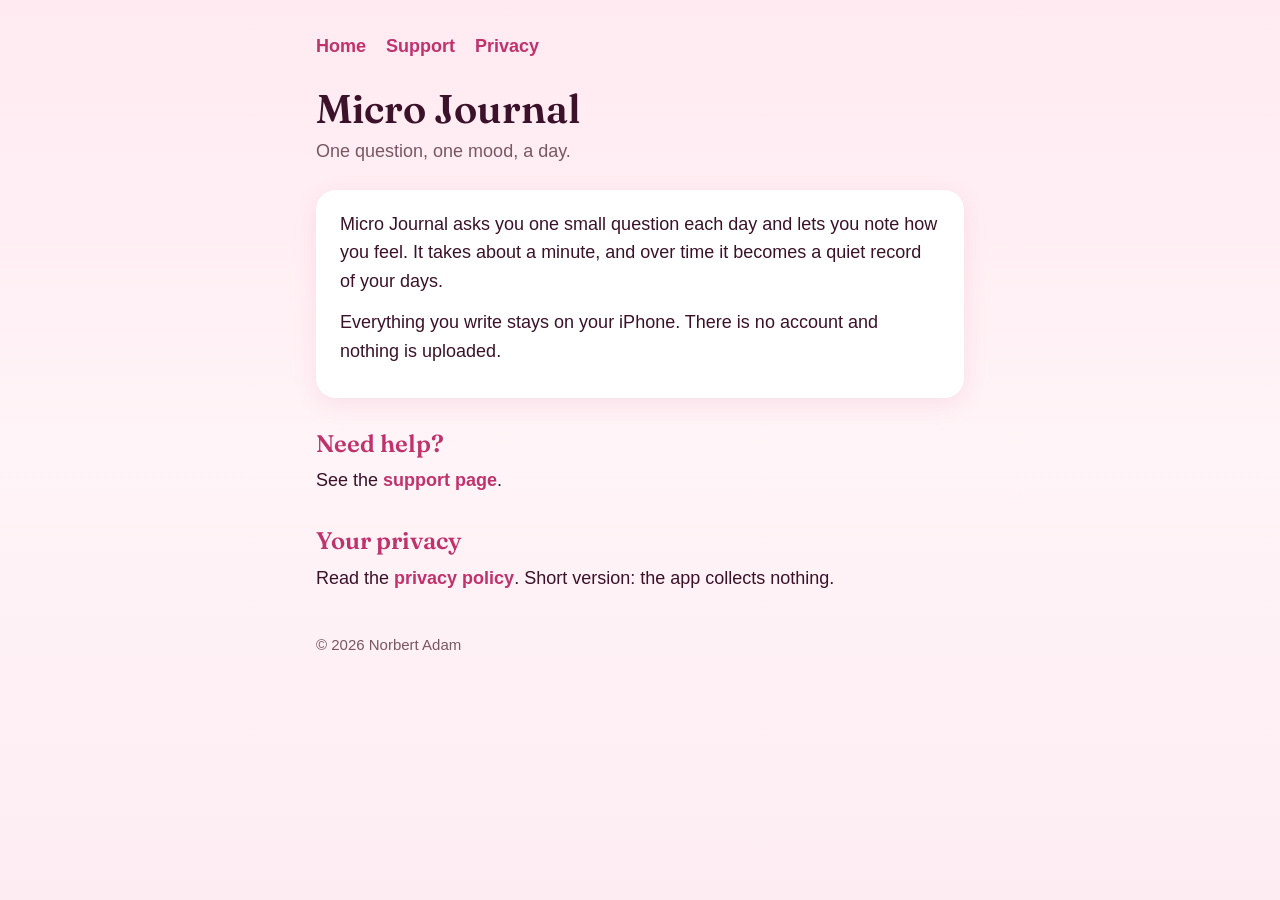
<file: index.html>
<!doctype html><html lang="en-GB"><head><meta charset="utf-8"><meta name="viewport" content="width=device-width,initial-scale=1"><link rel="preconnect" href="https://fonts.googleapis.com"><link href="https://fonts.googleapis.com/css2?family=Fraunces:opsz,wght,SOFT,WONK@9..144,600,100,1&display=swap" rel="stylesheet"><link rel="stylesheet" href="style.css"><title>Micro Journal</title></head><body><main><nav><a href="./">Home</a><a href="support.html">Support</a><a href="privacy.html">Privacy</a></nav>
<h1>Micro Journal</h1><p class="meta">One question, one mood, a day.</p>
<div class="card"><p>Micro Journal asks you one small question each day and lets you note how you feel. It takes about a minute, and over time it becomes a quiet record of your days.</p>
<p>Everything you write stays on your iPhone. There is no account and nothing is uploaded.</p></div>
<h2>Need help?</h2><p>See the <a href="support.html">support page</a>.</p>
<h2>Your privacy</h2><p>Read the <a href="privacy.html">privacy policy</a>. Short version: the app collects nothing.</p>
<footer>© 2026 Norbert Adam</footer></main></body></html>
</file>
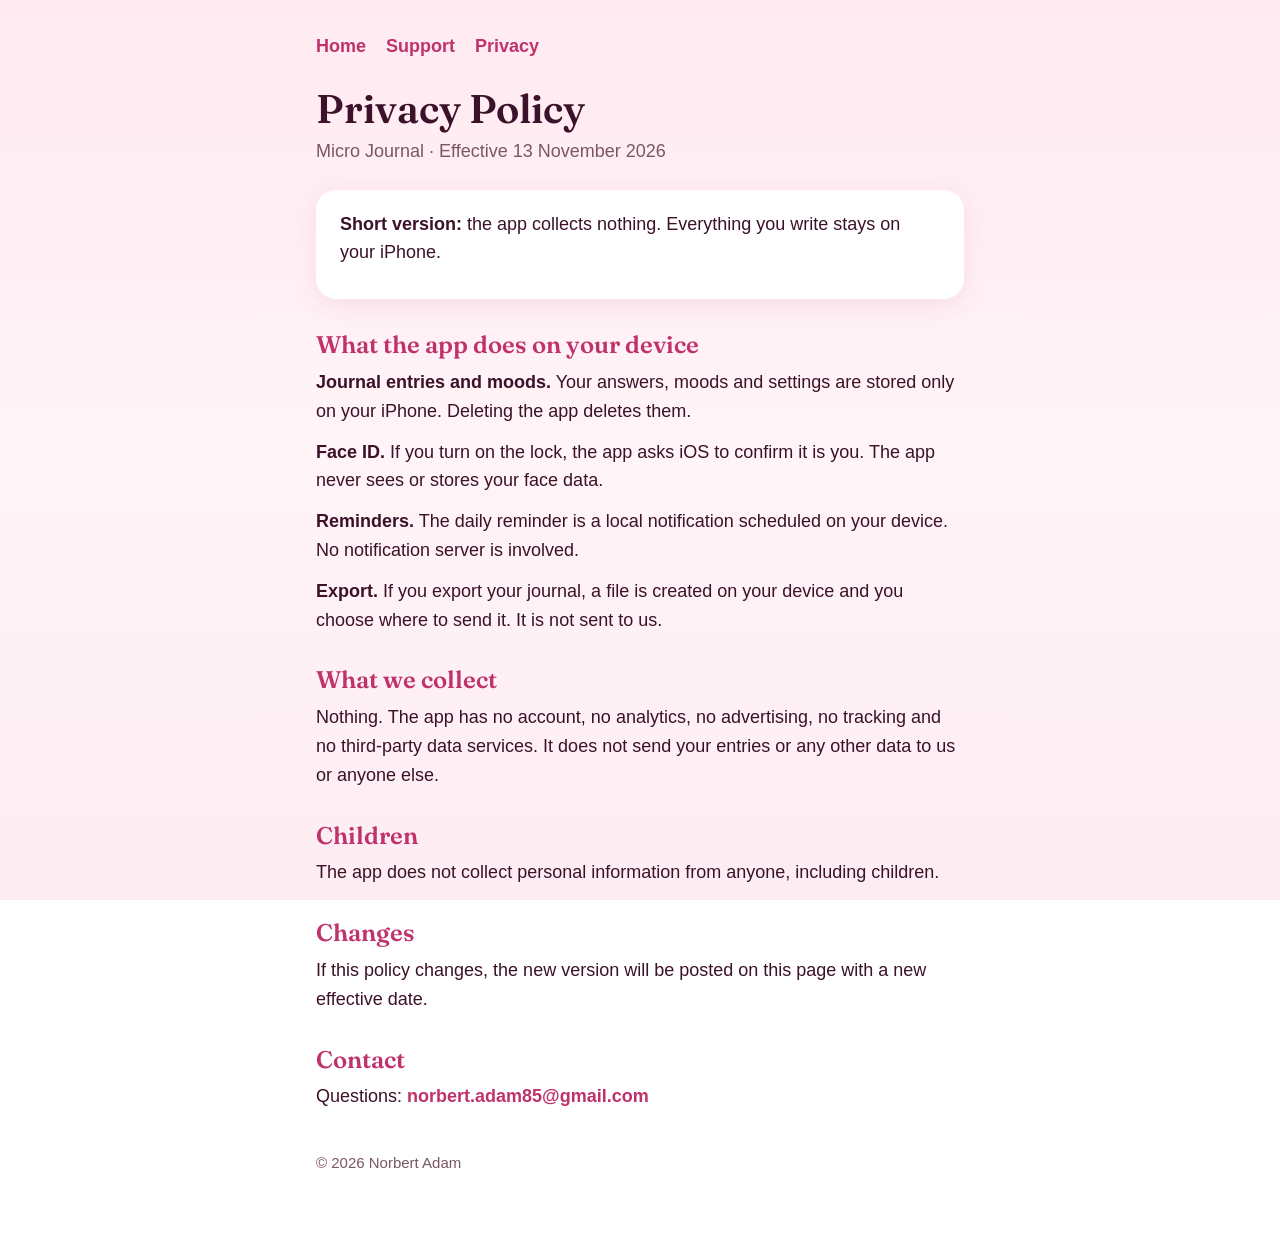
<file: privacy.html>
<!doctype html><html lang="en-GB"><head><meta charset="utf-8"><meta name="viewport" content="width=device-width,initial-scale=1"><link rel="preconnect" href="https://fonts.googleapis.com"><link href="https://fonts.googleapis.com/css2?family=Fraunces:opsz,wght,SOFT,WONK@9..144,600,100,1&display=swap" rel="stylesheet"><link rel="stylesheet" href="style.css"><title>Privacy Policy · Micro Journal</title></head><body><main><nav><a href="./">Home</a><a href="support.html">Support</a><a href="privacy.html">Privacy</a></nav>
<h1>Privacy Policy</h1><p class="meta">Micro Journal · Effective 13 November 2026</p>
<div class="card"><p><strong>Short version:</strong> the app collects nothing. Everything you write stays on your iPhone.</p></div>
<h2>What the app does on your device</h2>
<p><strong>Journal entries and moods.</strong> Your answers, moods and settings are stored only on your iPhone. Deleting the app deletes them.</p>
<p><strong>Face ID.</strong> If you turn on the lock, the app asks iOS to confirm it is you. The app never sees or stores your face data.</p>
<p><strong>Reminders.</strong> The daily reminder is a local notification scheduled on your device. No notification server is involved.</p>
<p><strong>Export.</strong> If you export your journal, a file is created on your device and you choose where to send it. It is not sent to us.</p>
<h2>What we collect</h2><p>Nothing. The app has no account, no analytics, no advertising, no tracking and no third-party data services. It does not send your entries or any other data to us or anyone else.</p>
<h2>Children</h2><p>The app does not collect personal information from anyone, including children.</p>
<h2>Changes</h2><p>If this policy changes, the new version will be posted on this page with a new effective date.</p>
<h2>Contact</h2><p>Questions: <a href="mailto:norbert.adam85@gmail.com">norbert.adam85@gmail.com</a></p>
<footer>© 2026 Norbert Adam</footer></main></body></html>
</file>
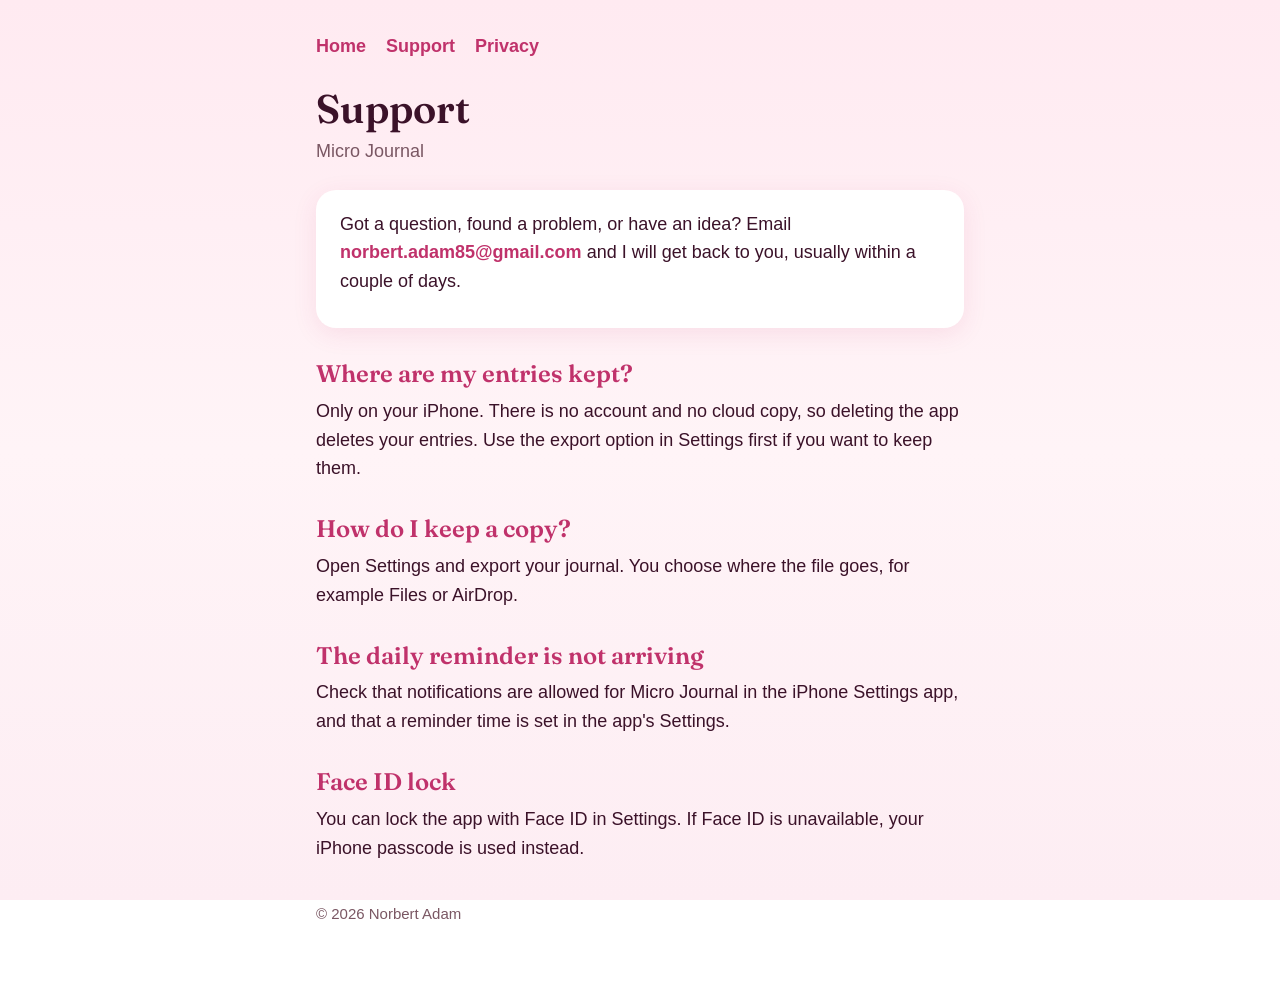
<file: support.html>
<!doctype html><html lang="en-GB"><head><meta charset="utf-8"><meta name="viewport" content="width=device-width,initial-scale=1"><link rel="preconnect" href="https://fonts.googleapis.com"><link href="https://fonts.googleapis.com/css2?family=Fraunces:opsz,wght,SOFT,WONK@9..144,600,100,1&display=swap" rel="stylesheet"><link rel="stylesheet" href="style.css"><title>Support · Micro Journal</title></head><body><main><nav><a href="./">Home</a><a href="support.html">Support</a><a href="privacy.html">Privacy</a></nav>
<h1>Support</h1><p class="meta">Micro Journal</p>
<div class="card"><p>Got a question, found a problem, or have an idea? Email <a href="mailto:norbert.adam85@gmail.com?subject=Micro%20Journal">norbert.adam85@gmail.com</a> and I will get back to you, usually within a couple of days.</p></div>
<h2>Where are my entries kept?</h2><p>Only on your iPhone. There is no account and no cloud copy, so deleting the app deletes your entries. Use the export option in Settings first if you want to keep them.</p>
<h2>How do I keep a copy?</h2><p>Open Settings and export your journal. You choose where the file goes, for example Files or AirDrop.</p>
<h2>The daily reminder is not arriving</h2><p>Check that notifications are allowed for Micro Journal in the iPhone Settings app, and that a reminder time is set in the app's Settings.</p>
<h2>Face ID lock</h2><p>You can lock the app with Face ID in Settings. If Face ID is unavailable, your iPhone passcode is used instead.</p>
<footer>© 2026 Norbert Adam</footer></main></body></html>
</file>
<file: style.css>
:root{--ink:#3B1229;--accent:#C0326B;--muted:#7A5763;--card:#FFFFFF}
*{box-sizing:border-box}
body{margin:0;min-height:100vh;font:18px/1.6 -apple-system,BlinkMacSystemFont,"Segoe UI",Roboto,sans-serif;color:var(--ink);background:linear-gradient(180deg,#FFEAF1,#FFF4F7 50%,#FDEDF3) fixed}
main{max-width:680px;margin:0 auto;padding:24px 16px 64px}
nav{display:flex;gap:20px;padding:8px 0 24px}
nav a,a{color:var(--accent);text-decoration:none;font-weight:600}
a:hover{text-decoration:underline}
h1,h2{font-family:"Fraunces",Georgia,serif;font-weight:600;line-height:1.2}
h1{font-size:40px;margin:0 0 4px}
h2{font-size:24px;color:var(--accent);margin:32px 0 8px}
.meta{color:var(--muted);margin:0 0 24px}
.card{background:var(--card);border-radius:20px;padding:20px 24px;box-shadow:0 6px 24px rgba(192,50,107,.10)}
p{margin:0 0 12px}
footer{color:var(--muted);font-size:15px;margin-top:40px}
</file>
